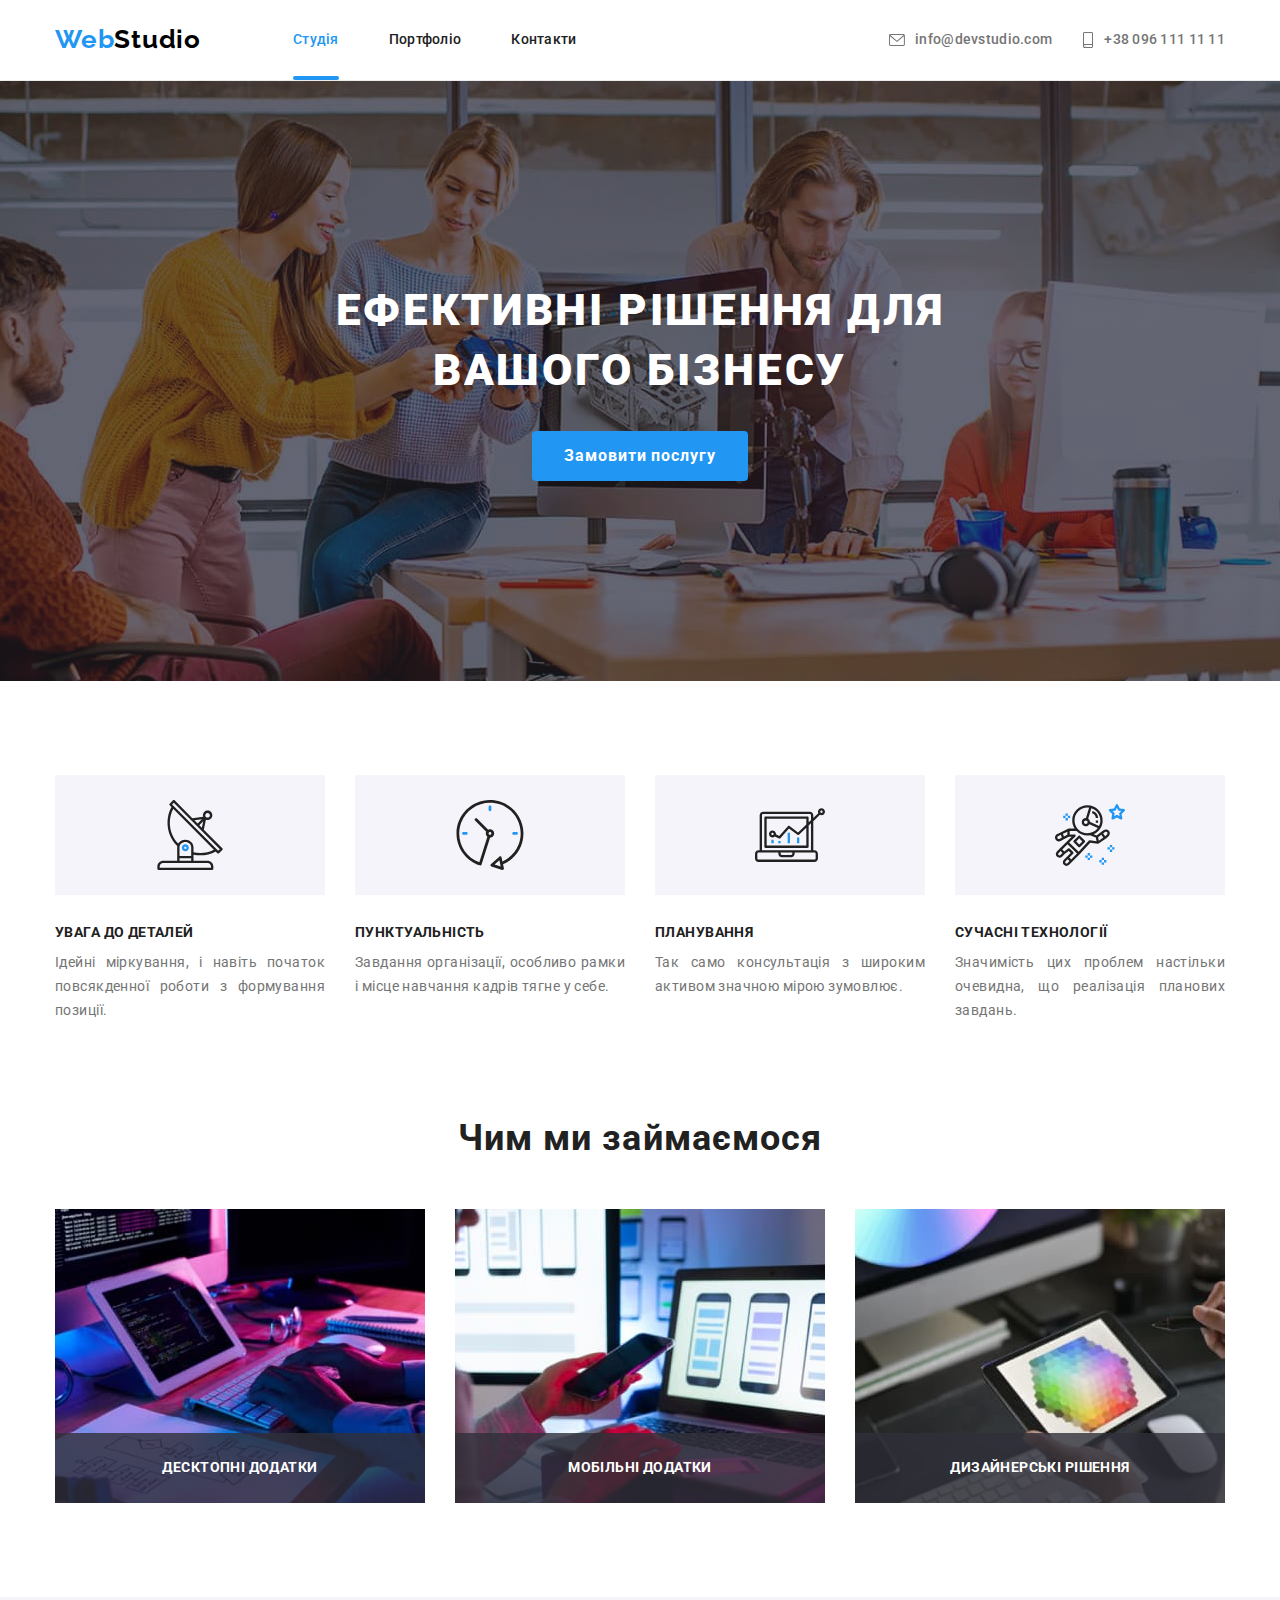
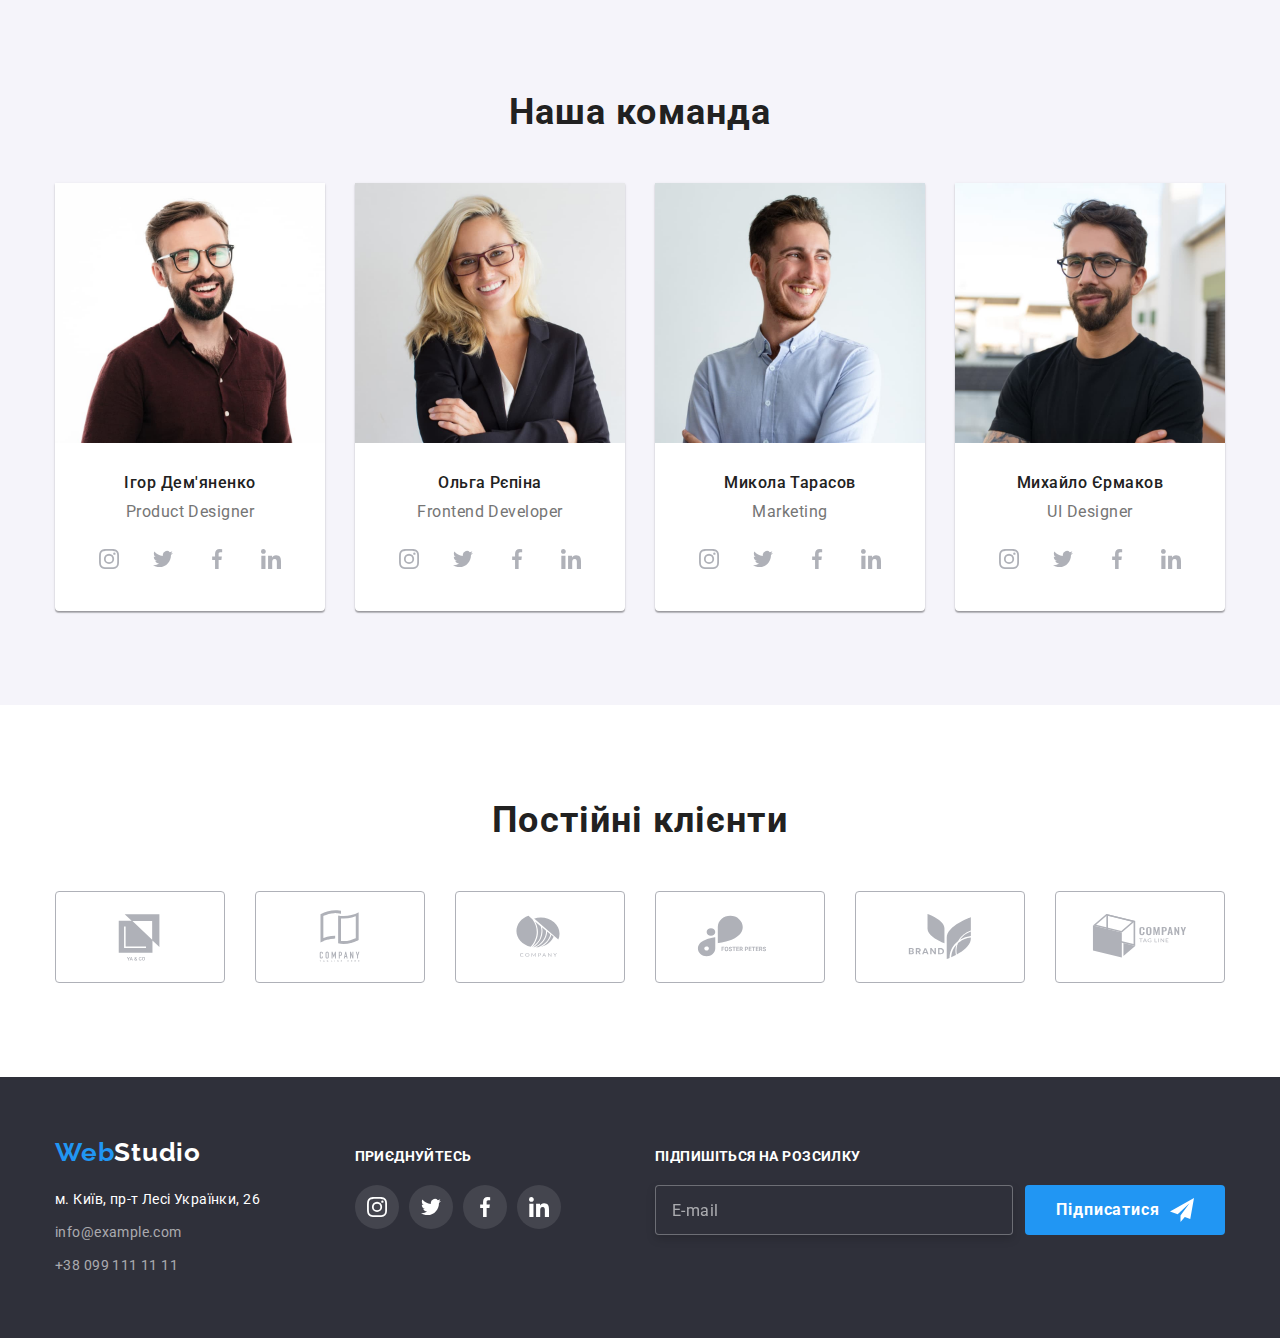
<file: index.html>
<!DOCTYPE html>
<html lang="uk">
<head>
    <meta charset="UTF-8">
    <meta http-equiv="X-UA-Compatible" content="IE=edge">
    <meta name="viewport" content="width=device-width, initial-scale=1.0">
    <title>WebStudio</title>
    <link rel="preconnect" href="https://fonts.googleapis.com">
    <link rel="preconnect" href="https://fonts.gstatic.com" crossorigin>
    <link href="https://fonts.googleapis.com/css2?family=Raleway:wght@700&family=Roboto:wght@400;500;700;900&display=swap"
        rel="stylesheet">
    <link rel="stylesheet" href="https://cdnjs.cloudflare.com/ajax/libs/modern-normalize/1.1.0/modern-normalize.min.css">
    <link rel="stylesheet" href="./css/main.min.css">
</head>
<body>
    <!-- Шапка сайта с навигацией -->
   <header class="header">
        <div class="container">
        <a class="logo link" href=""><span>Web</span>Studio</a>
        <nav class="header-nav">
            <ul class="logo-list list">
                <li class="item">
                    <a class="header-link link current" href="">Студія</a>
                </li>
                <li class="item">
                    <a class="header-link link" href="./portfolio.html">Портфоліо</a>
                </li>
                <li class="item">
                    <a class="header-link link" href="">Контакти</a>
                </li>
            </ul>
       </nav>
       <div class="header-contacts">
        <a class="header-contact link" href="mailto:info@devstudio.com">
            <svg class="header-icon envelope">
                <use href="./images/icons.svg#icon-envelope"></use>
            </svg>info@devstudio.com</a>
        <a class="header-contact link" href="tel:+380961111111">
            <svg class="header-icon smartphone">
                <use href="./images/icons.svg#icon-smartphone"></use>
            </svg>+38 096 111 11 11</a>
        </div>
        <!-- Мобильное меню -->
        <button type="button" class="menu-button-open">
            <svg class="btn-icon-close" width="40" height="40" aria-label="Перемикач мобільного меню">
                <use class="menu-icon-menu" href="./images/icons.svg#icon-menu"></use>
            </svg>
        </button> 
        </div>
        <div class="menu-mobile is-hidden">
            <div class="menu-container">
            <div class="menu-top">
            <button type="button" class="menu-button-close">
                <svg class="btn-icon-close" width="40" height="40" aria-label="Перемикач мобільного меню">
                    <use class="menu-icon-cross" href="./images/icons.svg#icon-cross"></use>
                </svg>
            </button>
            <nav class="menu-nav">
                <ul class="menu-list list">
                    <li class="item">
                        <a class="menu-link link current-link" href="">Студія</a>
                    </li>
                    <li class="item">
                        <a class="menu-link link" href="./portfolio.html">Портфоліо</a>
                    </li>
                    <li class="item">
                        <a class="menu-link link" href="">Контакти</a>
                    </li>
                </ul>
            </nav>
            </div>
            <div class="menu-bottom">
            <div class="menu-contacts">
                <a class="menu-contact link email" href="mailto:info@devstudio.com">
                    <svg class="menu-icon" width="16" height="12">
                        <use href="./images/icons.svg#icon-envelope"></use>
                    </svg>info@devstudio.com</a>
                <a class="menu-contact link tel" href="tel:+380961111111">
                    <svg class="menu-icon" width="10" height="16">
                        <use href="./images/icons.svg#icon-smartphone"></use>
                    </svg>+38 096 111 11 11</a>
            </div>
            <ul class="list social-networks">
                <li class="social-networks__item">
                    <a class="link social-networks__link" href="https://www.instagram.com/">Instagram</a><span class="social-networks__line"></span>
                </li>
                <li class="social-networks__item">
                    <a class="link social-networks__link" href="https://twitter.com/">Twitter</a><span class="social-networks__line"></span>
                </li>
                <li class="social-networks__item">
                    <a class="link social-networks__link" href="https://www.facebook.com/">Facebook</a><span class="social-networks__line"></span>
                </li>
                <li class="social-networks__item">
                    <a class="link social-networks__link" href="https://www.linkedin.com/">LinkedIn</a>
                </li>
            </ul>
            </div>
            </div>
        </div>
   </header>
   <main>
   <!--Hero-->
   <section class="hero overlay">
        <div class="container">
            <h1 class="hero-title">Ефективні рішення для вашого бізнесу</h1>
            <button class="button" data-modal-open type="button">Замовити послугу</button>
        </div>
        <div class="backdrop is-hidden" data-modal>
            <div class="modal">
            <button class="btn-close" data-modal-close type="button">
                <svg class="btn-icon-close" width="18" height="18">
                    <use href="./images/icons.svg#icon-close"></use>
                </svg>
            </button>
            <p class="modal-title">Залиште свої дані, ми вам передзвонимо</p>
            <form class="modal-form">
                <div class="form-field">
                    <label for="name" class="modal-label">Ім'я</label>
                    <div class="form-field-icon">
                        <input type="text" class="modal-input"
                        name="name"
                        id="name"
                        required autofocus />
                        <svg class="modal-form-icon" width="18" height="18">
                            <use href="./images/icons.svg#icon-person"></use>
                        </svg>
                    </div>
                </div>
                <div class="form-field">
                    <label for="tel" class="modal-label">Телефон</label>
                    <div class="form-field-icon">
                        <input type="tel" class="modal-input"
                        name="tel"
                        id="tel"
                        required />
                        <svg class="modal-form-icon" width="18" height="18">
                            <use href="./images/icons.svg#icon-phone"></use>
                        </svg>
                    </div>
                </div>
                <div class="form-field">
                    <label for="email" class="modal-label">Пошта</label>
                    <div class="form-field-icon">
                        <input type="email" class="modal-input"
                        name="email"
                        id="email"
                        required />
                        <svg class="modal-form-icon" width="18" height="18">
                            <use href="./images/icons.svg#icon-email"></use>
                        </svg>
                    </div>
                </div>
                <div class="form-field form-field-textarea">
                    <label for="comment" class="modal-label">Коментар</label>
                    <textarea name="comment" class="modal-textarea"
                    id="comment"
                    placeholder="Введіть текст"></textarea>
                </div>
                <div class="form-field-checkbox">
                    <input type="checkbox" class="modal-policy"
                    name="policy" 
                    id="policy"
                    value="true"
                    required />
                    <label for="policy" class="checkbox-label">
                        <span>
                            <svg class="policy-icon" width="14" height="10">
                                <use href="./images/icons.svg#icon-check"></use>
                            </svg>
                        </span>Погоджуюся з розсилкою та приймаю&nbsp;<a href="" class="agreement">Умови договору</a></label>
                </div>
                <button type="submit" class="button">Відправити</button>
            </form>
            </div>
        </div>
    </section>
    <!--h2 Наши преимущества-->
    <section class="advantages">
        <div class="container">
        <ul class="list">
            <li class="item">
                <div class="icon">
                <svg class="advantages-icon" width="70" height="70">
                    <use href="./images/icons.svg#icon-antenna"></use>
                </svg>
                </div>
                <div>
                    <h3 class="advantages-title">УВАГА ДО ДЕТАЛЕЙ</h3>
                    <p class="advantages-text">Ідейні міркування, і навіть початок повсякденної роботи з формування позиції.</p>
                </div>
            </li>
            <li class="item">
                <div class="icon">
                    <svg class="advantage-icon" width="70" height="70">
                        <use href="./images/icons.svg#icon-clock"></use>
                    </svg>
                </div>
                <div>
                    <h3 class="advantages-title">ПУНКТУАЛЬНІСТЬ</h3>
                    <p class="advantages-text">Завдання організації, особливо рамки і місце навчання кадрів тягне у себе.</p>
                </div>
            </li>
            <li class="item">
                <div class="icon">
                    <svg class="advantage-icon" width="70" height="70">
                        <use href="./images/icons.svg#icon-diagram"></use>
                    </svg>
                </div>
                <div>
                    <h3 class="advantages-title">ПЛАНУВАННЯ</h3>
                    <p class="advantages-text">Так само консультація з широким активом значною мірою зумовлює.</p>
                </div>
            </li>
            <li class="item">
                <div class="icon">
                    <svg class="advantage-icon" width="70" height="70">
                        <use href="./images/icons.svg#icon-astronaut"></use>
                    </svg>
                </div>
                <div>
                    <h3 class="advantages-title">СУЧАСНІ ТЕХНОЛОГІЇ</h3>
                    <p class="advantages-text">Значимість цих проблем настільки очевидна, що реалізація планових завдань.</p>
                </div>
            </li>
        </ul>
        </div>
    </section>
    <!--Чем мы занимаемся-->
    <section class="service">
        <div class="container">
        <h2 class="title">Чим ми займаємося</h2>
        <ul class="list">
            <li class="item">
                <a class="link" href="">
                    <picture>
                        <source
                        srcset="./images/img1.jpg 1x,
                        ./images/img1-2x.jpg 2x"
                        media="(min-width: 1200px)"/>
                        <img class="service-image" src="./images/img1.jpg" alt="Людина пише програмний код">
                    </picture>
                </a>
                <div class="service-item">
                    <p class="service-description">Десктопні додатки</p>
                </div>
            </li>
            <li class="item">
                <a class="link" href="">
                    <picture>
                        <source srcset="./images/img2.jpg 1x,
                        ./images/img2-2x.jpg 2x"
                        media="(min-width: 1200px)"/>
                        <img class="service-image" src="./images/img2.jpg" alt="Людина роздивляється мобільні додатки на ноутбуці">
                    </picture>  
                </a>
                <div class="service-item">
                    <p class="service-description">Мобільні додатки</p>
                </div>
            </li>
            <li class="item">
                <a class="link" href="">
                    <picture>
                        <source srcset="./images/img3.jpg 1x,
                        ./images/img3-2x.jpg 2x"
                        media="(min-width: 1200px)" />
                    <img class="service-image" src="./images/img3.jpg" alt="Людина тримає планшет із зображенням і стілус">
                    </picture>
                </a>
                <div class="service-item">
                    <p class="service-description">Дизайнерські рішення</p>
                </div>
            </li>
        </ul>
        </div>
    </section>
    <!-- Наша команда -->
    <section class="co-worker">
        <div class="container">
        <h2 class="title">Наша команда</h2>
        <ul class="list co-worker__list">
            <li class="item co-worker__item">
            <div>
                <picture>
                    <source srcset="./images/img4.jpg 1x,
                    ./images/img4-2x.jpg 2x"
                    media="(min-width: 1200px)" />

                    <source srcset="./images/img4-tab.jpg 1x,
                    ./images/img4-tab-2x.jpg 2x"
                    media="(min-width: 768px)" />

                    <source srcset="./images/img4-mob.jpg 1x,
                    ./images/img4-mob-2x.jpg 2x"
                    media="(max-width: 767px)" />

                    <img class="co-worker__image" src="./images/img4.jpg" alt="Ігор Дем'яненко">
                </picture>
                <div class="co-worker__info"><h3 class="co-worker__name">Ігор Дем'яненко</h3>
                <p class="co-worker__specialization">Product Designer</p>
                <ul class="list social-network">
                    <li class="social-network__item">
                        <a class="link social-network__link social-network__link--gray" href="https://www.instagram.com/">
                            <svg class="social-network__icon" width="20" height="20">
                                <use href="./images/icons.svg#icon-instagram"></use>
                            </svg>
                        </a>
                    </li>
                    <li class="social-network__item">
                        <a class="link social-network__link social-network__link--gray" href="https://twitter.com/">
                            <svg class="social-network__icon" width="20" height="20">
                                <use href="./images/icons.svg#icon-twitter"></use>
                            </svg>
                        </a>
                    </li>
                    <li class="social-network__item">
                        <a class="link social-network__link social-network__link--gray" href="https://www.facebook.com/">
                            <svg class="social-network__icon" width="20" height="20">
                                <use href="./images/icons.svg#icon-facebook"></use>
                            </svg>
                        </a>
                    </li>
                    <li class="social-network__item">
                        <a class="link social-network__link social-network__link--gray" href="https://www.linkedin.com/">
                            <svg class="social-network__icon" width="20" height="20">
                                <use href="./images/icons.svg#icon-linkedin"></use>
                            </svg>
                        </a>
                    </li>
                </ul>
            </div>
            </div>
            </li>
            <li class="item co-worker__item">
            <div>
                <picture>
                    <source srcset="./images/img5.jpg 1x,
                    ./images/img5-2x.jpg 2x"
                    media="(min-width: 1200px)" />

                    <source srcset="./images/img5-tab.jpg 1x,
                    ./images/img5-tab-2x.jpg 2x"
                    media="(min-width: 768px)" />

                    <source srcset="./images/img5-mob.jpg 1x,
                    ./images/img5-mob-2x.jpg 2x"
                    media="(max-width: 767px)" />

                    <img class="co-worker__image" src="./images/img5.jpg" alt="Ольга Рєпіна">
                </picture>
                <div class="co-worker__info"><h3 class="co-worker__name">Ольга Рєпіна</h3>
                <p class="co-worker__specialization">Frontend Developer</p>
                <ul class="list social-network">
                    <li class="social-network__item">
                        <a class="link social-network__link social-network__link--gray" href="https://www.instagram.com/">
                            <svg class="social-network__icon" width="20" height="20">
                                <use href="./images/icons.svg#icon-instagram"></use>
                            </svg>
                        </a>
                    </li>
                    <li class="social-network__item">
                        <a class="link social-network__link social-network__link--gray" href="https://twitter.com/">
                            <svg class="social-network__icon" width="20" height="20">
                                <use href="./images/icons.svg#icon-twitter"></use>
                            </svg>
                        </a>
                    </li>
                    <li class="social-network__item">
                        <a class="link social-network__link social-network__link--gray" href="https://www.facebook.com/">
                            <svg class="social-network__icon" width="20" height="20">
                                <use href="./images/icons.svg#icon-facebook"></use>
                            </svg>
                        </a>
                    </li>
                    <li class="social-network__item">
                        <a class="link social-network__link social-network__link--gray" href="https://www.linkedin.com/">
                            <svg class="social-network__icon" width="20" height="20">
                                <use href="./images/icons.svg#icon-linkedin"></use>
                            </svg>
                        </a>
                    </li>
                </ul>
            </div>
            </div>
            </li>
            <li class="item co-worker__item">
            <div>
                <picture>
                    <source srcset="./images/img6.jpg 1x,
                    ./images/img6-2x.jpg 2x"
                    media="(min-width: 1200px)" />

                    <source srcset="./images/img6-tab.jpg 1x,
                    ./images/img6-tab-2x.jpg 2x"
                    media="(min-width: 768px)" />

                    <source srcset="./images/img6-mob.jpg 1x,
                    ./images/img6-mob-2x.jpg 2x"
                    media="(max-width: 767px)" />

                    <img class="co-worker__image" src="./images/img6.jpg" alt="Микола Тарасов">
                </picture>
                <div class="co-worker__info"><h3 class="co-worker__name">Микола Тарасов</h3>
                <p class="co-worker__specialization">Marketing</p>
                <ul class="list social-network">
                    <li class="social-network__item">
                        <a class="link social-network__link social-network__link--gray" href="https://www.instagram.com/">
                            <svg class="social-network__icon" width="20" height="20">
                                <use href="./images/icons.svg#icon-instagram"></use>
                            </svg>
                        </a>
                    </li>
                    <li class="social-network__item">
                        <a class="link social-network__link social-network__link--gray" href="https://twitter.com/">
                            <svg class="social-network__icon" width="20" height="20">
                                <use href="./images/icons.svg#icon-twitter"></use>
                            </svg>
                        </a>
                    </li>
                    <li class="social-network__item">
                        <a class="link social-network__link social-network__link--gray" href="https://www.facebook.com/">
                            <svg class="social-network__icon" width="20" height="20">
                                <use href="./images/icons.svg#icon-facebook"></use>
                            </svg>
                        </a>
                    </li>
                    <li class="social-network__item">
                        <a class="link social-network__link social-network__link--gray" href="https://www.linkedin.com/">
                            <svg class="social-network__icon" width="20" height="20">
                                <use href="./images/icons.svg#icon-linkedin"></use>
                            </svg>
                        </a>
                    </li>
                </ul>
            </div>
            </div>
            </li>
            <li class="item co-worker__item">
            <div>
                <picture>
                    <source srcset="./images/img7.jpg 1x,
                    ./images/img7-2x.jpg 2x"
                    media="(min-width: 1200px)" />

                    <source srcset="./images/img7-tab.jpg 1x,
                    ./images/img7-tab-2x.jpg 2x"
                    media="(min-width: 768px)" />

                    <source srcset="./images/img7-mob.jpg 1x,
                    ./images/img7-mob-2x.jpg 2x"
                    media="(max-width: 767px)" />

                    <img class="co-worker__image" src="./images/img7.jpg" alt="Михайло Єрмаков">
                </picture>
                <div class="co-worker__info"><h3 class="co-worker__name">Михайло Єрмаков</h3>
                <p class="co-worker__specialization">UI Designer</p>
                <ul class="list social-network">
                    <li class="social-network__item">
                        <a class="link social-network__link social-network__link--gray" href="https://www.instagram.com/">
                            <svg class="social-network__icon" width="20" height="20">
                                <use href="./images/icons.svg#icon-instagram"></use>
                            </svg>
                        </a>
                    </li>
                    <li class="social-network__item">
                        <a class="link social-network__link social-network__link--gray" href="https://twitter.com/">
                            <svg class="social-network__icon" width="20" height="20">
                                <use href="./images/icons.svg#icon-twitter"></use>
                            </svg>
                        </a>
                    </li>
                    <li class="social-network__item">
                        <a class="link social-network__link social-network__link--gray" href="https://www.facebook.com/">
                            <svg class="social-network__icon" width="20" height="20">
                                <use href="./images/icons.svg#icon-facebook"></use>
                            </svg>
                        </a>
                    </li>
                    <li class="social-network__item">
                        <a class="link social-network__link social-network__link--gray" href="https://www.linkedin.com/">
                            <svg class="social-network__icon" width="20" height="20">
                                <use href="./images/icons.svg#icon-linkedin"></use>
                            </svg>
                        </a>
                    </li>
                </ul>
            </div>
            </div>
            </li>
        </ul>
        </div>
    </section>
    <!--Постоянные клиенты-->
    <section class="clients">
        <div class="container">
        <h2 class="title">Постійні клієнти</h2>
        <ul class="clients__list list">
            <li class="clients__item">
                <a class="link clients__link" href=""><svg class="clients__icon" width="106" height="60">
                    <use href="./images/icons.svg#icon-Logo1"></use>
                </svg></a>
            </li>
            <li class="clients__item">
                <a class="link clients__link" href=""><svg class="clients__icon" width="106" height="60">
                        <use href="./images/icons.svg#icon-Logo2"></use>
                    </svg></a>
            </li>
            <li class="clients__item">
                <a class="link clients__link" href=""><svg class="clients__icon" width="106" height="60">
                        <use href="./images/icons.svg#icon-Logo3"></use>
                    </svg></a>
            </li>
            <li class="clients__item">
                <a class="link clients__link" href=""><svg class="clients__icon" width="106" height="60">
                        <use href="./images/icons.svg#icon-Logo4"></use>
                    </svg></a>
            </li>
            <li class="clients__item">
                <a class="link clients__link" href=""><svg class="clients__icon" width="106" height="60">
                        <use href="./images/icons.svg#icon-Logo5"></use>
                    </svg></a>
            </li>
            <li class="clients__item">
                <a class="link clients__link" href=""><svg class="clients__icon" width="106" height="60">
                        <use href="./images/icons.svg#icon-Logo6"></use>
                    </svg></a>
            </li>
        </ul>
        </div>
    </section>
    </main>
    <!--footer-->
    <footer class="footer">
        <div class="container">
            <div class="footer__address-list">
                <a class="footer__logo link" href=""><span>Web</span>Studio</a>
                <address class="footer__contacts">
                <p class="footer__address">м. Київ, пр-т Лесі Українки, 26</p>
                <a class="footer__contact link" href="mailto:info@example.com">info@example.com</a>
                <a class="footer__contact link" href="tel:+380991111111">+38 099 111 11 11</a>
                </address>
            </div>
            <div class="footer__social-network">
                <p class="footer__title">Приєднуйтесь</p>
                <ul class="list social-network">
                    <li class="social-network__item">
                        <a class="link social-network__link social-network__link--white social-network__link--background-gray" href="https://www.instagram.com/">
                            <svg class="social-network__icon" width="20" height="20">
                                <use href="./images/icons.svg#icon-instagram"></use>
                            </svg>
                        </a>
                    </li>
                    <li class="social-network__item">
                        <a class="link social-network__link social-network__link--white social-network__link--background-gray" href="https://twitter.com/">
                            <svg class="social-network__icon" width="20" height="20">
                                <use href="./images/icons.svg#icon-twitter"></use>
                            </svg>
                        </a>
                    </li>
                    <li class="social-network__item">
                        <a class="link social-network__link social-network__link--white social-network__link--background-gray" href="https://www.facebook.com/">
                            <svg class="social-network__icon" width="20" height="20">
                                <use href="./images/icons.svg#icon-facebook"></use>
                            </svg>
                        </a>
                    </li>
                    <li class="social-network__item">
                        <a class="link social-network__link social-network__link--white social-network__link--background-gray" href="https://www.linkedin.com/">
                            <svg class="social-network__icon" width="20" height="20">
                                <use href="./images/icons.svg#icon-linkedin"></use>
                            </svg>
                        </a>
                    </li>
                </ul>
            </div>
            <div class="footer__subscribe">
                <p class="footer__title">Підпишіться на розсилку</p>
                <form class="footer__form">
                    <label for="subscribe"></label>
                    <input type="email" class="footer__input"
                    name="subscribe"
                    id="subscribe"
                    placeholder="E-mail"
                    required />
                    <button type="submit" class="button">Підписатися
                        <svg class="footer__icon" width="24" height="24">
                            <use href="./images/icons.svg#icon-send"></use>
                        </svg>
                    </button>
                </form>
            </div>
        </div>
    </footer>
    <script src="./js/modal.js"></script>
    <script src="./js/menu.js"></script>
</body>
</html>
</file>
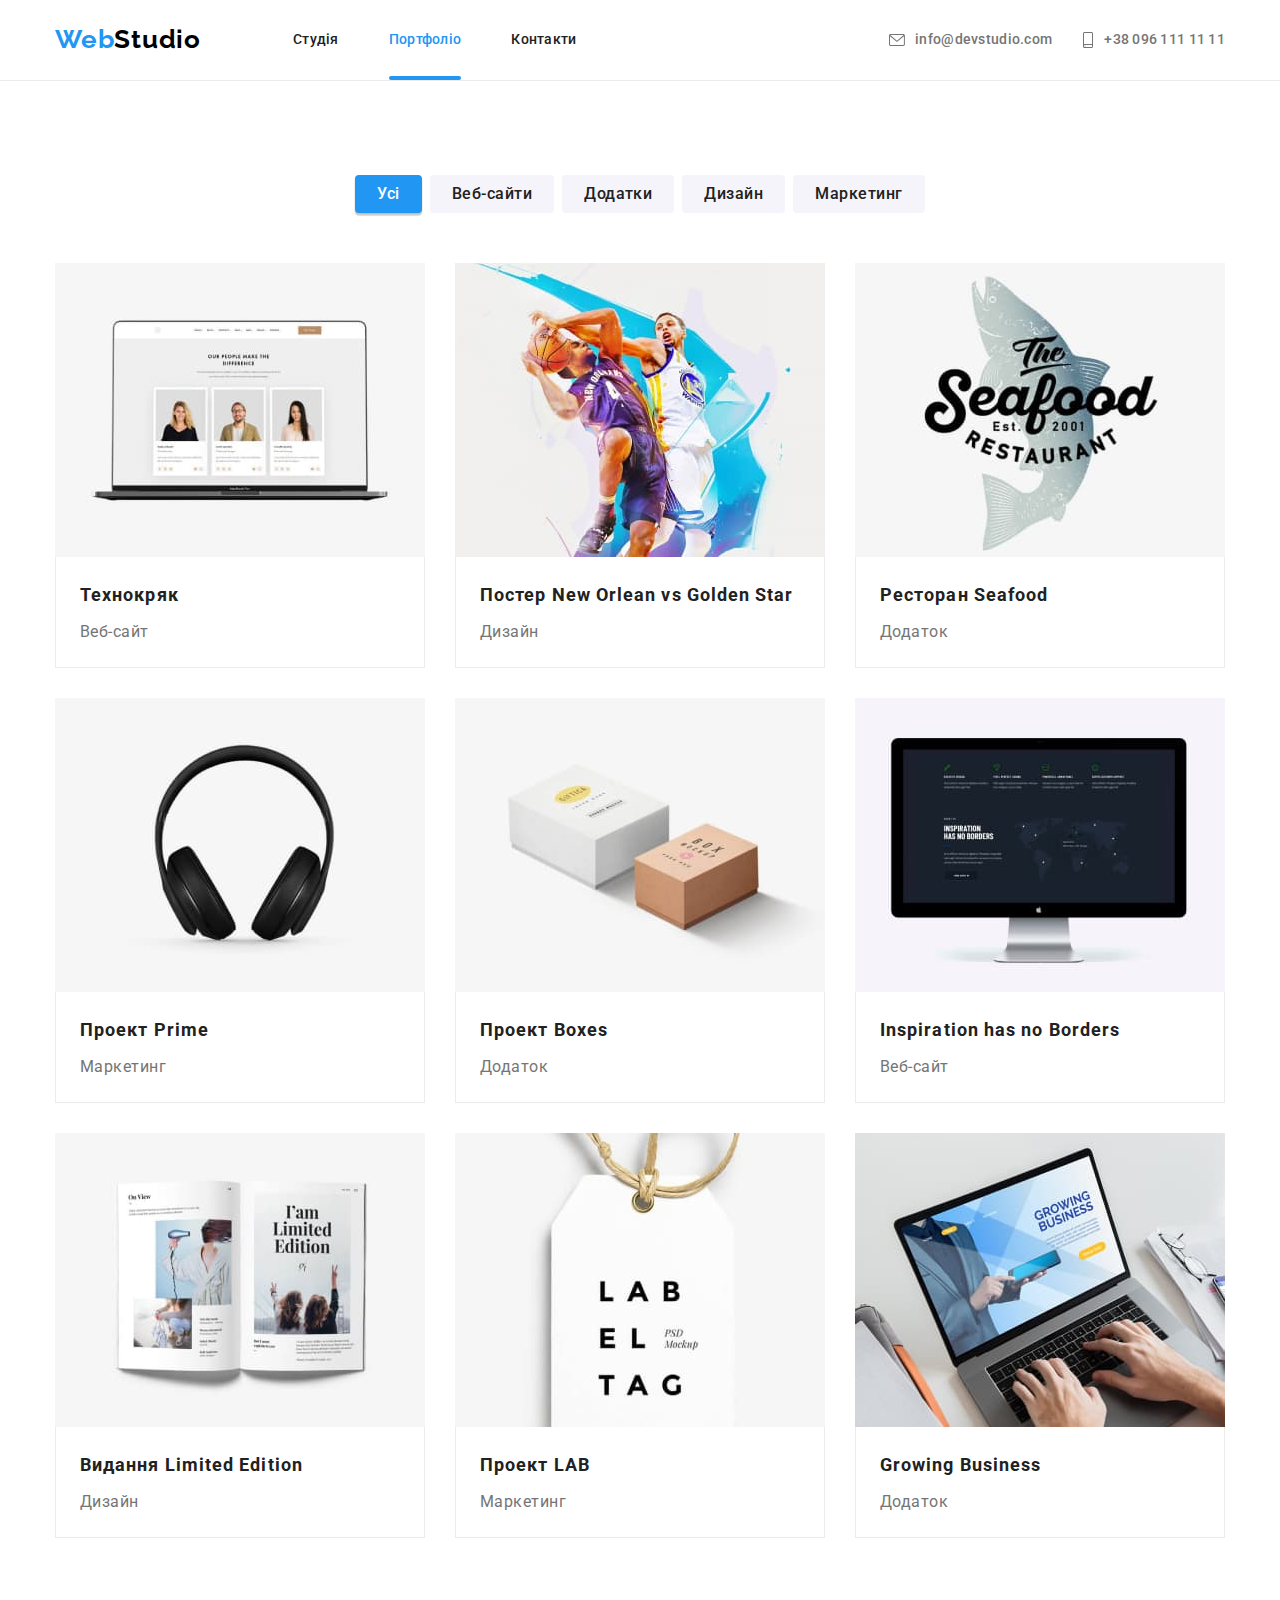
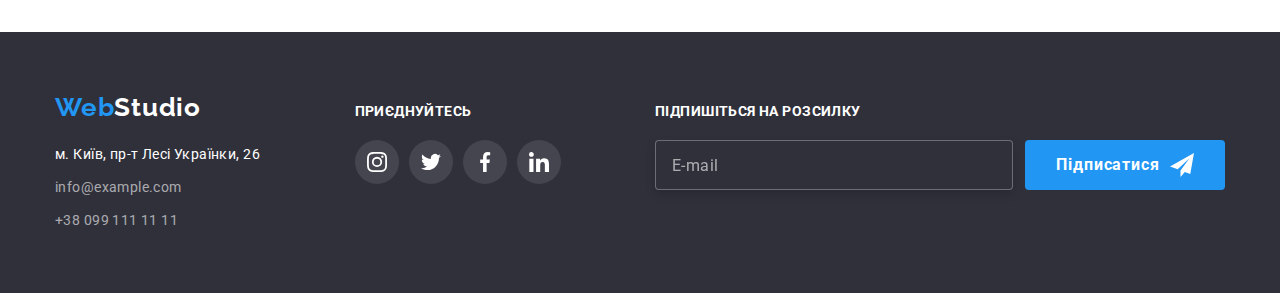
<file: portfolio.html>
<!DOCTYPE html>
<html lang="uk">
<head>
    <meta charset="UTF-8">
    <meta http-equiv="X-UA-Compatible" content="IE=edge">
    <meta name="viewport" content="width=device-width, initial-scale=1.0">
    <title>Portfolio</title>
    <link rel="preconnect" href="https://fonts.googleapis.com">
    <link rel="preconnect" href="https://fonts.gstatic.com" crossorigin>
    <link href="https://fonts.googleapis.com/css2?family=Raleway:wght@700&family=Roboto:wght@400;500;700;900&display=swap"
        rel="stylesheet">
    <link rel="stylesheet" href="https://cdnjs.cloudflare.com/ajax/libs/modern-normalize/1.1.0/modern-normalize.min.css">
    <link rel="stylesheet" href="./css/main.min.css">
</head>
<body>
    <!--Шапка сайта с навигацией-->
    <header class="header">
        <div class="container">
            <a class="logo link" href=""><span>Web</span>Studio</a>
            <nav class="header-nav">
                <ul class="logo-list list">
                    <li class="item">
                        <a class="header-link link" href="./index.html">Студія</a>
                    </li>
                    <li class="item">
                        <a class="header-link link current" href="">Портфоліо</a>
                    </li>
                    <li class="item">
                        <a class="header-link link" href="">Контакти</a>
                    </li>
                </ul>
            </nav>
            <div class="header-contacts">
                <a class="header-contact link" href="mailto:info@devstudio.com">
                    <svg class="header-icon envelope">
                        <use href="./images/icons.svg#icon-envelope"></use>
                    </svg>info@devstudio.com</a>
                <a class="header-contact link" href="tel:+380961111111">
                    <svg class="header-icon smartphone">
                        <use href="./images/icons.svg#icon-smartphone"></use>
                    </svg>+38 096 111 11 11</a>
            </div>
            <!-- Мобильное меню -->
            <button type="button" class="menu-button-open">
                <svg class="btn-icon-close" width="40" height="40" aria-label="Перемикач мобільного меню">
                    <use class="menu-icon-menu" href="./images/icons.svg#icon-menu"></use>
                </svg>
            </button>
            </div>
            <div class="menu-mobile is-hidden">
                <div class="menu-container">
                    <div class="menu-top">
                        <button type="button" class="menu-button-close">
                            <svg class="btn-icon-close" width="40" height="40" aria-label="Перемикач мобільного меню">
                                <use class="menu-icon-cross" href="./images/icons.svg#icon-cross"></use>
                            </svg>
                        </button>
                        <nav class="menu-nav">
                            <ul class="menu-list list">
                                <li class="item">
                                    <a class="menu-link link" href="./index.html">Студія</a>
                                </li>
                                <li class="item">
                                    <a class="menu-link link current-link" href="">Портфоліо</a>
                                </li>
                                <li class="item">
                                    <a class="menu-link link" href="">Контакти</a>
                                </li>
                            </ul>
                        </nav>
                    </div>
                    <div class="menu-bottom">
                        <div class="menu-contacts">
                            <a class="menu-contact link email" href="mailto:info@devstudio.com">
                                <svg class="menu-icon" width="16" height="12">
                                    <use href="./images/icons.svg#icon-envelope"></use>
                                </svg>info@devstudio.com</a>
                            <a class="menu-contact link tel" href="tel:+380961111111">
                                <svg class="menu-icon" width="10" height="16">
                                    <use href="./images/icons.svg#icon-smartphone"></use>
                                </svg>+38 096 111 11 11</a>
                        </div>
                        <ul class="list social-networks">
                            <li class="social-networks__item">
                                <a class="link social-networks__link" href="https://www.instagram.com/">Instagram</a><span
                                    class="social-networks__line"></span>
                            </li>
                            <li class="social-networks__item">
                                <a class="link social-networks__link" href="https://twitter.com/">Twitter</a><span
                                    class="social-networks__line"></span>
                            </li>
                            <li class="social-networks__item">
                                <a class="link social-networks__link" href="https://www.facebook.com/">Facebook</a><span
                                    class="social-networks__line"></span>
                            </li>
                            <li class="social-networks__item">
                                <a class="link social-networks__link" href="https://www.linkedin.com/">LinkedIn</a>
                            </li>
                        </ul>
                    </div>
                </div>
            </div>
    </header>
    <main>
    <!--Типы услуг-->
        <section class="portfolio">
        <div class="container">     
            <ul class="portfolio-buttons list">
                <li class="item"><button class="portfolio-button current" type="button">Усі</button></li>
                <li class="item"><button class="portfolio-button" type="button">Веб-сайти</button></li>
                <li class="item"><button class="portfolio-button" type="button">Додатки</button></li>
                <li class="item"><button class="portfolio-button" type="button">Дизайн</button></li>
                <li class="item"><button class="portfolio-button" type="button">Маркетинг</button></li>
            </ul>
    <!--Наши проекты-->
            <ul class="project list">
                <li class="item">
                    <a class="project-link link" href="">
                        <div class="project-photo">

                            <picture>
                                <source srcset="./images/img2-1.jpg 1x,
                                                ./images/img2-1-2x.jpg 2x" media="(min-width: 1200px)" />
                            
                                <source srcset="./images/img2-1-tab.jpg 1x,
                                                ./images/img2-1-tab-2x.jpg 2x" media="(min-width: 768px)" />
                            
                                <source srcset="./images/img2-1-mob.jpg 1x,
                                                ./images/img2-1-mob-2x.jpg 2x" media="(max-width: 767px)" />
                            
                                <img src="./images/img2-1.jpg" alt="Ноутбук із відкритою сторінкою сайта клієнта на екрані">
                            </picture>

                            <div class="project-overlay">
                                <p class="project-text">Ресурс пропонує комплексні пропозиції з різним рівнем функціоналу та сервісів. Все це
                                дозволить відвідувачу отримати вичерпні відомості про компанію чи приватну особу.</p>
                            </div>
                        </div>
                        <div class="project-description"><h2 class="project-title">Технокряк</h2>
                        <p class="project-type">Веб-сайт</p></div>
                    </a>
                </li>
                <li class="item">
                    <a class="project-link link" href="">
                        <div class="project-photo">

                            <picture>
                                <source srcset="./images/img2-2.jpg 1x,
                                ./images/img2-2-2x.jpg 2x" media="(min-width: 1200px)" />
                            
                                <source srcset="./images/img2-2-tab.jpg 1x,
                                ./images/img2-2-tab-2x.jpg 2x" media="(min-width: 768px)" />
                            
                                <source srcset="./images/img2-2-mob.jpg 1x,
                                ./images/img2-2-mob-2x.jpg 2x" media="(max-width: 767px)" />
                            
                                <img src="./images/img2-2.jpg" alt="Два баскетболісти з м'ячем">
                            </picture>

                            <div class="project-overlay">
                            <p class="project-text">Ресурс пропонує комплексні пропозиції з різним рівнем функціоналу та сервісів. Все це
                            дозволить відвідувачу отримати вичерпні відомості про компанію чи приватну особу.</p>
                            </div>
                        </div>
                        <div class="project-description"><h2 class="project-title">Постер New Orlean vs Golden Star</h2>
                        <p class="project-type">Дизайн</p></div> 
                   </a>
                </li>
                <li class="item">
                    <a class="project-link link" href="">
                        <div class="project-photo">

                            <picture>
                                <source srcset="./images/img2-3.jpg 1x,
                                ./images/img2-3-2x.jpg 2x" media="(min-width: 1200px)" />
                            
                                <source srcset="./images/img2-3-tab.jpg 1x,
                                ./images/img2-3-tab-2x.jpg 2x" media="(min-width: 768px)" />
                            
                                <source srcset="./images/img2-3-mob.jpg 1x,
                                ./images/img2-3-mob-2x.jpg 2x" media="(max-width: 767px)" />
                            
                                <img src="./images/img2-3.jpg" alt="Велика риба з лого ресторану на ній">
                            </picture>
                            
                            <div class="project-overlay">
                            <p class="project-text">Ресурс пропонує комплексні пропозиції з різним рівнем функціоналу та сервісів. Все це
                            дозволить відвідувачу отримати вичерпні відомості про компанію чи приватну особу.</p>
                            </div>
                        </div>
                        <div class="project-description"><h2 class="project-title">Ресторан Seafood</h2>
                        <p class="project-type">Додаток</p></div>
                   </a>
                </li>
                <li class="item">
                    <a class="project-link link" href="">
                        <div class="project-photo">

                            <picture>
                                <source srcset="./images/img2-4.jpg 1x,
                                ./images/img2-4-2x.jpg 2x" media="(min-width: 1200px)" />
                            
                                <source srcset="./images/img2-4-tab.jpg 1x,
                                ./images/img2-4-tab-2x.jpg 2x" media="(min-width: 768px)" />
                            
                                <source srcset="./images/img2-4-mob.jpg 1x,
                                ./images/img2-4-mob-2x.jpg 2x" media="(max-width: 767px)" />
                            
                                <img src="./images/img2-4.jpg" alt="Навушники">
                            </picture>

                            <div class="project-overlay">
                            <p class="project-text">Ресурс пропонує комплексні пропозиції з різним рівнем функціоналу та сервісів. Все це
                            дозволить відвідувачу отримати вичерпні відомості про компанію чи приватну особу.</p>
                            </div>
                        </div>
                            <div class="project-description"><h2 class="project-title">Проект Prime</h2>
                        <p class="project-type">Маркетинг</p></div> 
                    </a>
                </li>
                <li class="item">
                    <a class="project-link link" href="">
                        <div class="project-photo">

                            <picture>
                                <source srcset="./images/img2-5.jpg 1x,
                                ./images/img2-5-2x.jpg 2x" media="(min-width: 1200px)" />
                            
                                <source srcset="./images/img2-5-tab.jpg 1x,
                                ./images/img2-5-tab-2x.jpg 2x" media="(min-width: 768px)" />
                            
                                <source srcset="./images/img2-5-mob.jpg 1x,
                                ./images/img2-5-mob-2x.jpg 2x" media="(max-width: 767px)" />
                            
                                <img src="./images/img2-5.jpg" alt="Дві невеликі коробки з різними лого">
                            </picture>

                            <div class="project-overlay">
                            <p class="project-text">Ресурс пропонує комплексні пропозиції з різним рівнем функціоналу та сервісів. Все це
                            дозволить відвідувачу отримати вичерпні відомості про компанію чи приватну особу.</p>
                            </div>
                        </div>
                        <div class="project-description"><h2 class="project-title">Проект Boxes</h2>
                        <p class="project-type">Додаток</p></div>
                    </a>
                </li>
                <li class="item">
                    <a class="project-link link" href="">
                        <div class="project-photo">

                            <picture>
                                <source srcset="./images/img2-6.jpg 1x,
                                ./images/img2-6-2x.jpg 2x" media="(min-width: 1200px)" />
                            
                                <source srcset="./images/img2-6-tab.jpg 1x,
                                ./images/img2-6-tab-2x.jpg 2x" media="(min-width: 768px)" />
                            
                                <source srcset="./images/img2-6-mob.jpg 1x,
                                ./images/img2-6-mob-2x.jpg 2x" media="(max-width: 767px)" />
                            
                                <img src="./images/img2-6.jpg" alt="Сторінка сайту з мапою світу на моніторі">
                            </picture>
                            
                            <div class="project-overlay">
                            <p class="project-text">Ресурс пропонує комплексні пропозиції з різним рівнем функціоналу та сервісів. Все це
                            дозволить відвідувачу отримати вичерпні відомості про компанію чи приватну особу.</p>
                            </div>
                        </div>
                        <div class="project-description"><h2 class="project-title">Inspiration has no Borders</h2>
                        <p class="project-type">Веб-сайт</p></div>
                    </a>
                </li>
                <li class="item">
                    <a class="project-link link" href="">
                        <div class="project-photo">

                            <picture>
                                <source srcset="./images/img2-7.jpg 1x,
                                ./images/img2-7-2x.jpg 2x" media="(min-width: 1200px)" />
                            
                                <source srcset="./images/img2-7-tab.jpg 1x,
                                ./images/img2-7-tab-2x.jpg 2x" media="(min-width: 768px)" />
                            
                                <source srcset="./images/img2-7-mob.jpg 1x,
                                ./images/img2-7-mob-2x.jpg 2x" media="(max-width: 767px)" />
                            
                                <img src="./images/img2-7.jpg" alt="Відкритий глянцевий журнал">
                            </picture>

                            <div class="project-overlay">
                                <p class="project-text">Ресурс пропонує комплексні пропозиції з різним рівнем функціоналу та сервісів. Все це
                                дозволить відвідувачу отримати вичерпні відомості про компанію чи приватну особу.</p>
                            </div>
                        </div>
                        <div class="project-description"><h2 class="project-title">Видання Limited Edition</h2>
                        <p class="project-type">Дизайн</p></div>
                    </a>
                </li>
                <li class="item">
                    <a class="project-link link" href="">
                        <div class="project-photo">

                            <picture>
                                <source srcset="./images/img2-8.jpg 1x,
                                ./images/img2-8-2x.jpg 2x" media="(min-width: 1200px)" />
                            
                                <source srcset="./images/img2-8-tab.jpg 1x,
                                ./images/img2-8-tab-2x.jpg 2x" media="(min-width: 768px)" />
                            
                                <source srcset="./images/img2-8-mob.jpg 1x,
                                ./images/img2-8-mob-2x.jpg 2x" media="(max-width: 767px)" />
                            
                                <img src="./images/img2-8.jpg" alt="Паперова бірка з лого компанії">
                            </picture>

                            <div class="project-overlay">
                            <p class="project-text">Ресурс пропонує комплексні пропозиції з різним рівнем функціоналу та сервісів. Все це
                            дозволить відвідувачу отримати вичерпні відомості про компанію чи приватну особу.</p>
                            </div>
                        </div>    
                        <div class="project-description"><h2 class="project-title">Проект LAB</h2>
                        <p class="project-type">Маркетинг</p></div>
                    </a>
                </li>
                <li class="item">
                    <a class="project-link link" href="">
                        <div class="project-photo">

                            <picture>
                                <source srcset="./images/img2-9.jpg 1x,
                                ./images/img2-9-2x.jpg 2x" media="(min-width: 1200px)" />
                            
                                <source srcset="./images/img2-9-tab.jpg 1x,
                                ./images/img2-9-tab-2x.jpg 2x" media="(min-width: 768px)" />
                            
                                <source srcset="./images/img2-9-mob.jpg 1x,
                                ./images/img2-9-mob-2x.jpg 2x" media="(max-width: 767px)" />
                            
                                <img src="./images/img2-9.jpg" alt="Руки людини на клавіатурі ноутбуку з лого компанії на екрані">
                            </picture>

                            <div class="project-overlay">
                            <p class="project-text">Ресурс пропонує комплексні пропозиції з різним рівнем функціоналу та сервісів. Все це
                            дозволить відвідувачу отримати вичерпні відомості про компанію чи приватну особу.</p>
                            </div>
                        </div>
                        <div class="project-description"><h2 class="project-title">Growing Business</h2>
                        <p class="project-type">Додаток</p></div>
                    </a>
                </li>
            </ul>
        </div>
        </section>
    </main>
    <!--footer-->
    <footer class="footer">
        <div class="container">
            <div class="footer__address-list">
                <a class="footer__logo link" href=""><span>Web</span>Studio</a>
                <address class="footer__contacts">
                    <p class="footer__address">м. Київ, пр-т Лесі Українки, 26</p>
                    <a class="footer__contact link" href="mailto:info@example.com">info@example.com</a>
                    <a class="footer__contact link" href="tel:+380991111111">+38 099 111 11 11</a>
                </address>
            </div>
            <div class="footer__social-network">
                <p class="footer__title">Приєднуйтесь</p>
                <ul class="list social-network">
                    <li class="social-network__item">
                        <a class="link social-network__link social-network__link--white social-network__link--background-gray"
                            href="https://www.instagram.com/">
                            <svg class="social-network__icon" width="20" height="20">
                                <use href="./images/icons.svg#icon-instagram"></use>
                            </svg>
                        </a>
                    </li>
                    <li class="social-network__item">
                        <a class="link social-network__link social-network__link--white social-network__link--background-gray"
                            href="https://twitter.com/">
                            <svg class="social-network__icon" width="20" height="20">
                                <use href="./images/icons.svg#icon-twitter"></use>
                            </svg>
                        </a>
                    </li>
                    <li class="social-network__item">
                        <a class="link social-network__link social-network__link--white social-network__link--background-gray"
                            href="https://www.facebook.com/">
                            <svg class="social-network__icon" width="20" height="20">
                                <use href="./images/icons.svg#icon-facebook"></use>
                            </svg>
                        </a>
                    </li>
                    <li class="social-network__item">
                        <a class="link social-network__link social-network__link--white social-network__link--background-gray"
                            href="https://www.linkedin.com/">
                            <svg class="social-network__icon" width="20" height="20">
                                <use href="./images/icons.svg#icon-linkedin"></use>
                            </svg>
                        </a>
                    </li>
                </ul>
            </div>
            <div class="footer__subscribe">
                <p class="footer__title">Підпишіться на розсилку</p>
                <form class="footer__form">
                    <label for="subscribe"></label>
                    <input type="email" class="footer__input" name="subscribe" id="subscribe" placeholder="E-mail"
                        required />
                    <button type="submit" class="button">Підписатися
                        <svg class="footer__icon" width="24" height="24">
                            <use href="./images/icons.svg#icon-send"></use>
                        </svg>
                    </button>
                </form>
            </div>
        </div>
    </footer>
    <script src="./js/menu.js"></script>
</body>
</html>
</file>
<file: css/main.min.css>
:root{--accent-color: #2196F3;--primary-bg-color: #FFFFFF;--primary-text-color: #757575;--secondary-text-color: #FFFFFF;--title-color: #212121;--secondary-bg-color: #F5F4FA;--footer-color: #2F303A;--timing-function: cubic-bezier(0.4, 0, 0.2, 1)}.is-hidden{opacity:0;visibility:hidden;pointer-events:none}body{background-color:var(--primary-bg-color);font-family:"Roboto",sans-serif;font-style:normal}body.modal-open{overflow:hidden}h1,h2,h3,h4,h5,h6,p{margin-top:0;margin-bottom:0}.list{list-style-type:none;margin:0;padding:0}.link{text-decoration:none}img{display:block;max-width:100%;height:auto}.container{width:100%;max-width:1200px;padding-left:15px;padding-right:15px;margin-left:auto;margin-right:auto}@media screen and (min-width: 480px){.container{max-width:480px}}@media screen and (min-width: 768px){.container{max-width:768px}}@media screen and (min-width: 1200px){.container{max-width:1200px}}.menu-container{width:100%;max-width:480px;padding-left:15px;padding-right:15px;margin-left:auto;margin-right:auto}.header{position:relative;border-bottom:1px solid #ececec}.header .container{display:-webkit-box;display:-ms-flexbox;display:flex;-webkit-box-align:center;-ms-flex-align:center;align-items:center}.header .logo{color:#000}.header .current{position:relative;color:var(--accent-color)}.header .current::after{position:absolute;bottom:0;left:0;content:"";display:block;width:100%;height:4px;border-radius:2px;background-color:var(--accent-color)}.header-nav{display:none}@media screen and (min-width: 768px){.header-nav{display:-webkit-box;display:-ms-flexbox;display:flex}}.header-link{display:block;padding-top:32px;padding-bottom:32px;color:var(--title-color);font-weight:500;font-size:14px;line-height:1.14;letter-spacing:.02em;-webkit-transition:color 250ms var(--timing-function);transition:color 250ms var(--timing-function)}.header-link:hover,.header-link:focus{color:var(--accent-color)}.header-contacts{display:none}@media screen and (min-width: 768px){.header-contacts{display:-webkit-box;display:-ms-flexbox;display:flex;-webkit-box-orient:vertical;-webkit-box-direction:normal;-ms-flex-direction:column;flex-direction:column;-webkit-box-align:start;-ms-flex-align:start;align-items:flex-start;margin-left:auto;gap:10px}}@media screen and (min-width: 1200px){.header-contacts{display:-webkit-box;display:-ms-flexbox;display:flex;-webkit-box-orient:horizontal;-webkit-box-direction:normal;-ms-flex-direction:row;flex-direction:row;gap:30px}}.header-contact{display:-webkit-box;display:-ms-flexbox;display:flex;-webkit-box-align:center;-ms-flex-align:center;align-items:center;padding-top:32px;padding-bottom:32px;color:var(--primary-text-color);font-weight:500;letter-spacing:.02em;-webkit-transition:color 250ms var(--timing-function);transition:color 250ms var(--timing-function)}@media screen and (min-width: 768px){.header-contact{padding:0;font-size:12px;line-height:1.17}}@media screen and (min-width: 1200px){.header-contact{padding:0;font-size:14px;line-height:1.14}}.header-contact:not(:last-child){margin-right:30px;margin-left:315px}@media screen and (min-width: 768px){.header-contact:not(:last-child){margin:0}}.header-contact:hover,.header-contact:focus{color:var(--accent-color)}.header-icon{margin-right:8px;fill:currentColor}.header-icon.envelope{width:14px;height:10px}@media screen and (min-width: 1200px){.header-icon.envelope{width:16px;height:12px}}.header-icon.smartphone{width:10px;height:14px}@media screen and (min-width: 1200px){.header-icon.smartphone{width:12px;height:16px}}@media screen and (min-width: 1200px){.header-icon{margin-right:10px}}.logo-list{display:-webkit-box;display:-ms-flexbox;display:flex;margin-left:87px}@media screen and (min-width: 1200px){.logo-list{margin-left:92px}}.logo-list .item{margin-right:50px}.logo-list .item:last-child{margin-right:0}.logo{display:block;padding-top:16px;padding-bottom:16px;font-family:"Raleway",sans-serif;font-weight:700;font-size:24px;line-height:1.17;letter-spacing:.03em}@media screen and (min-width: 768px){.logo{padding-top:26px;padding-bottom:26px}}@media screen and (min-width: 1200px){.logo{padding-top:24px;padding-bottom:25px}}@media screen and (min-width: 1200px){.logo{font-size:26px;line-height:1.19}}.logo>span{color:var(--accent-color)}.menu-mobile{display:block;position:fixed;z-index:2000;padding:10px 0 48px 0;top:0;left:0;width:100vw;height:100vh;background-color:var(--primary-bg-color);opacity:1;-webkit-transform:scale(1);transform:scale(1);-webkit-transition:opacity 250ms var(--timing-function),-webkit-transform 250ms var(--timing-function);transition:opacity 250ms var(--timing-function),-webkit-transform 250ms var(--timing-function);transition:transform 250ms var(--timing-function),opacity 250ms var(--timing-function);transition:transform 250ms var(--timing-function),opacity 250ms var(--timing-function),-webkit-transform 250ms var(--timing-function)}@media screen and (min-width: 768px){.menu-mobile{display:none}}.menu-mobile.is-hidden{-webkit-transform:scale(0.9);transform:scale(0.9);opacity:0}.menu-container{display:-webkit-box;display:-ms-flexbox;display:flex;-webkit-box-orient:vertical;-webkit-box-direction:normal;-ms-flex-direction:column;flex-direction:column;-webkit-box-pack:justify;-ms-flex-pack:justify;justify-content:space-between;height:100%;overflow:auto}.menu-button-open{display:-webkit-box;display:-ms-flexbox;display:flex;margin-left:auto;padding:0;border:none;background-color:rgba(0,0,0,0)}@media screen and (min-width: 768px){.menu-button-open{display:none}}.menu-button-open:hover .btn-icon-close,.menu-button-open:focus .btn-icon-close{fill:var(--accent-color)}.menu-button-close{display:-webkit-box;display:-ms-flexbox;display:flex;margin-left:auto;padding:0;border:none;background-color:rgba(0,0,0,0)}@media screen and (min-width: 768px){.menu-button-close{display:none}}.menu-button-close:hover .btn-icon-close,.menu-button-close:focus .btn-icon-close{fill:var(--accent-color)}.menu-list{display:-webkit-box;display:-ms-flexbox;display:flex;gap:32px;-webkit-box-orient:vertical;-webkit-box-direction:normal;-ms-flex-direction:column;flex-direction:column}.menu-link{font-weight:500;font-size:40px;line-height:1.18;letter-spacing:.02em;color:var(--title-color)}.menu-link.current-link{color:var(--accent-color)}.menu-contacts{display:-webkit-box;display:-ms-flexbox;display:flex;-webkit-box-orient:vertical;-webkit-box-direction:reverse;-ms-flex-direction:column-reverse;flex-direction:column-reverse;gap:32px;margin-bottom:64px}.menu-contact.tel{font-weight:500;font-size:30px;line-height:1.18;letter-spacing:.02em;color:var(--accent-color)}@media screen and (min-width: 480px){.menu-contact.tel{font-size:34px}}.menu-contact.email{font-weight:500;font-size:24px;line-height:1.17;letter-spacing:.02em;color:var(--primary-text-color)}.menu-icon{display:none}.menu-top,.menu-bottom{padding-left:25px}.social-networks{position:fixed;display:-webkit-box;display:-ms-flexbox;display:flex;gap:5px;bottom:calc(48px + 100vh - 100%)}@media screen and (min-width: 480px){.social-networks{gap:10px}}.social-networks__item{display:-webkit-box;display:-ms-flexbox;display:flex;-webkit-box-align:center;-ms-flex-align:center;align-items:center;gap:5px}@media screen and (min-width: 480px){.social-networks__item{gap:10px}}.social-networks__link{font-weight:500;font-size:14px;line-height:1.22;letter-spacing:.02em;color:var(--accent-color)}@media screen and (min-width: 480px){.social-networks__link{font-size:18px}}.social-networks__line{border:1px solid rgba(0,0,0,0);height:22px;width:0;background-color:rgba(33,33,33,.2)}.hero{padding-top:118px;padding-bottom:118px;text-align:center;background-color:var(--footer-color)}@media screen and (min-width: 1200px){.hero{padding-top:200px;padding-bottom:200px}}.hero-title{color:var(--secondary-text-color);max-width:360px;margin-bottom:30px;margin-right:auto;margin-left:auto;font-weight:900;font-size:24px;line-height:1.62;letter-spacing:.06em;text-transform:uppercase}@media screen and (min-width: 480px){.hero-title{font-size:26px}}@media screen and (min-width: 1200px){.hero-title{max-width:696px;font-size:44px;line-height:1.36}}.overlay{max-width:480px;height:400px;margin-left:auto;margin-right:auto;background-color:var(--footer-color);background-image:-webkit-gradient(linear, left top, left bottom, from(rgba(47, 48, 58, 0.4)), to(rgba(47, 48, 58, 0.4))),url(../images/img4-1.jpg);background-image:linear-gradient(rgba(47, 48, 58, 0.4), rgba(47, 48, 58, 0.4)),url(../images/img4-1.jpg);background-repeat:no-repeat;background-position:center;background-size:cover}@media(min-device-pixel-ratio: 2),(-webkit-min-device-pixel-ratio: 2),(min-resolution: 192dpi),(min-resolution: 2dppx){.overlay{background-image:-webkit-gradient(linear, left top, left bottom, from(rgba(47, 48, 58, 0.4)), to(rgba(47, 48, 58, 0.4))),url(../images/img4-1-2x.jpg);background-image:linear-gradient(rgba(47, 48, 58, 0.4), rgba(47, 48, 58, 0.4)),url(../images/img4-1-2x.jpg)}}@media screen and (min-width: 768px){.overlay{max-width:768px;background-image:-webkit-gradient(linear, left top, left bottom, from(rgba(47, 48, 58, 0.4)), to(rgba(47, 48, 58, 0.4))),url(../images/img4-2.jpg);background-image:linear-gradient(rgba(47, 48, 58, 0.4), rgba(47, 48, 58, 0.4)),url(../images/img4-2.jpg)}}@media screen and (min-width: 768px)and (min-device-pixel-ratio: 2),screen and (min-width: 768px)and (-webkit-min-device-pixel-ratio: 2),screen and (min-width: 768px)and (min-resolution: 192dpi),screen and (min-width: 768px)and (min-resolution: 2dppx){.overlay{background-image:-webkit-gradient(linear, left top, left bottom, from(rgba(47, 48, 58, 0.4)), to(rgba(47, 48, 58, 0.4))),url(../images/img4-2-2x.jpg);background-image:linear-gradient(rgba(47, 48, 58, 0.4), rgba(47, 48, 58, 0.4)),url(../images/img4-2-2x.jpg)}}@media screen and (min-width: 1200px){.overlay{max-width:1600px;height:600px;background-image:-webkit-gradient(linear, left top, left bottom, from(rgba(47, 48, 58, 0.4)), to(rgba(47, 48, 58, 0.4))),url(../images/img4-3.jpg);background-image:linear-gradient(rgba(47, 48, 58, 0.4), rgba(47, 48, 58, 0.4)),url(../images/img4-3.jpg)}}@media screen and (min-width: 1200px)and (min-device-pixel-ratio: 2),screen and (min-width: 1200px)and (-webkit-min-device-pixel-ratio: 2),screen and (min-width: 1200px)and (min-resolution: 192dpi),screen and (min-width: 1200px)and (min-resolution: 2dppx){.overlay{background-image:-webkit-gradient(linear, left top, left bottom, from(rgba(47, 48, 58, 0.4)), to(rgba(47, 48, 58, 0.4))),url(../images/img4-3-2x.jpg);background-image:linear-gradient(rgba(47, 48, 58, 0.4), rgba(47, 48, 58, 0.4)),url(../images/img4-3-2x.jpg)}}.modal-title{margin-bottom:12px;font-weight:700;font-size:20px;line-height:1.5;letter-spacing:.03em;color:var(--title-color)}@media screen and (min-width: 1200px){.modal-title{line-height:1.15}}.modal-form{width:100%;margin-left:auto;margin-right:auto}@media screen and (min-width: 1200px){.modal-form{width:448px}}.modal-form .button{min-width:200px;margin-left:auto;margin-right:auto;padding:10px 52px;-webkit-transition:-webkit-box-shadow 250ms var(--timing-function);transition:-webkit-box-shadow 250ms var(--timing-function);transition:box-shadow 250ms var(--timing-function);transition:box-shadow 250ms var(--timing-function), -webkit-box-shadow 250ms var(--timing-function)}.modal-form .button:hover,.modal-form .button:focus{-webkit-box-shadow:0px 4px 4px rgba(0,0,0,.15);box-shadow:0px 4px 4px rgba(0,0,0,.15)}.form-field{margin-bottom:10px}.form-field-textarea{margin-bottom:20px}.form-field-checkbox{display:-webkit-box;display:-ms-flexbox;display:flex;-webkit-box-pack:center;-ms-flex-pack:center;justify-content:center;margin-bottom:30px;height:15px}@media screen and (min-width: 1200px){.form-field-checkbox{height:24px}}.modal-policy{opacity:0;position:relative}.modal-input{position:relative;width:100%;height:40px;padding:11px 12px 11px 42px;border:1px solid rgba(33,33,33,.2);border-radius:4px;-webkit-transition:border 250ms var(--timing-function);transition:border 250ms var(--timing-function)}.modal-input:hover,.modal-input:focus{border-color:var(--accent-color);outline:none;cursor:pointer}.modal-label{display:block;margin-bottom:4px;text-align:left;font-weight:400;font-size:12px;line-height:1.17;letter-spacing:.01em;color:var(--primary-text-color)}.checkbox-label{position:absolute;display:-webkit-box;display:-ms-flexbox;display:flex;-webkit-box-align:center;-ms-flex-align:center;align-items:center;-webkit-box-pack:center;-ms-flex-pack:center;justify-content:center;-ms-flex-wrap:wrap;flex-wrap:wrap;font-weight:400;font-size:12px;line-height:1.17;letter-spacing:.03em;color:var(--primary-text-color)}@media screen and (min-width: 480px){.checkbox-label{-ms-flex-wrap:nowrap;flex-wrap:nowrap}}@media screen and (min-width: 1200px){.checkbox-label{font-size:14px;line-height:1.71}}.checkbox-label span{display:-webkit-box;display:-ms-flexbox;display:flex;-webkit-box-align:center;-ms-flex-align:center;align-items:center;-webkit-box-pack:center;-ms-flex-pack:center;justify-content:center;width:16px;height:15px;border:1px solid var(--title-color);border-radius:2px;margin-right:7px;background-color:var(--primary-bg-color)}.modal-policy:focus+.checkbox-label span{border-color:var(--accent-color)}.modal-policy:checked+.checkbox-label span{fill:var(--secondary-text-color);background-color:var(--accent-color);border-color:var(--accent-color)}.policy-icon{fill:rgba(0,0,0,0)}.modal-policy:checked+.checkbox-label .policy-icon{fill:var(--secondary-text-color)}.modal-policy:focus+.checkbox-label .policy-icon{border-color:var(--accent-color)}.modal-textarea{resize:none;padding:0;margin-bottom:-4px;width:100%;height:120px;padding:12px 16px;border:1px solid rgba(33,33,33,.2);border-radius:4px;-webkit-transition:border 250ms var(--timing-function);transition:border 250ms var(--timing-function)}.modal-textarea::-webkit-input-placeholder{font-weight:400;font-size:12px;line-height:1.17;letter-spacing:.01em;color:rgba(117,117,117,.5)}.modal-textarea::-moz-placeholder{font-weight:400;font-size:12px;line-height:1.17;letter-spacing:.01em;color:rgba(117,117,117,.5)}.modal-textarea:-ms-input-placeholder{font-weight:400;font-size:12px;line-height:1.17;letter-spacing:.01em;color:rgba(117,117,117,.5)}.modal-textarea::-ms-input-placeholder{font-weight:400;font-size:12px;line-height:1.17;letter-spacing:.01em;color:rgba(117,117,117,.5)}.modal-textarea::placeholder{font-weight:400;font-size:12px;line-height:1.17;letter-spacing:.01em;color:rgba(117,117,117,.5)}.modal-textarea:hover,.modal-textarea:focus{border-color:var(--accent-color);outline:none;cursor:pointer}.form-field-icon{position:relative}.modal-form-icon{position:absolute;left:12px;top:50%;-webkit-transform:translateY(-50%);transform:translateY(-50%);fill:var(--title-color);-webkit-transition:fill 250ms var(--timing-function);transition:fill 250ms var(--timing-function)}.modal-input:hover+.modal-form-icon,.modal-input:focus+.modal-form-icon{fill:var(--accent-color)}.agreement{color:var(--accent-color)}.button{display:inline-block;color:var(--secondary-text-color);background-color:var(--accent-color);border:none;border-radius:4px;padding:10px 24px;min-width:200px;text-align:center;font-family:"Roboto",sans-serif;font-style:normal;font-weight:700;font-size:16px;line-height:1.88;letter-spacing:.06em;-webkit-transition:color 250ms var(--timing-function),background-color 250ms var(--timing-function);transition:color 250ms var(--timing-function),background-color 250ms var(--timing-function)}@media screen and (min-width: 1200px){.button{padding:10px 32px;min-width:216px}}.button:hover,.button:focus{background-color:#188ce8;cursor:pointer}.backdrop{position:fixed;top:0;left:0;width:100vw;height:100vh;z-index:1000;opacity:1;background-color:rgba(0,0,0,.2);-webkit-transition:opacity 250ms var(--timing-function);transition:opacity 250ms var(--timing-function)}.backdrop.is-hidden{opacity:0;pointer-events:none}.modal{position:absolute;top:50%;left:50%;width:310px;height:609px;padding:40px 20px;background-color:var(--primary-bg-color);opacity:1;-webkit-transform:translate(-50%, -50%) scale(1);transform:translate(-50%, -50%) scale(1);-webkit-transition:opacity 250ms var(--timing-function),-webkit-transform 250ms var(--timing-function);transition:opacity 250ms var(--timing-function),-webkit-transform 250ms var(--timing-function);transition:transform 250ms var(--timing-function),opacity 250ms var(--timing-function);transition:transform 250ms var(--timing-function),opacity 250ms var(--timing-function),-webkit-transform 250ms var(--timing-function)}@media screen and (min-width: 480px){.modal{width:450px;padding:40px}}@media screen and (min-width: 1200px){.modal{width:528px;height:581px;padding:40px}}.backdrop.is-hidden .modal{-webkit-transform:translate(-50%, -50%) scale(0.9);transform:translate(-50%, -50%) scale(0.9);opacity:0}.btn-close{position:absolute;display:-webkit-box;display:-ms-flexbox;display:flex;-webkit-box-pack:center;-ms-flex-pack:center;justify-content:center;-webkit-box-align:center;-ms-flex-align:center;align-items:center;padding:0;width:30px;height:30px;top:8px;right:8px;border:1px solid rgba(0,0,0,.1);border-radius:50%;background-color:inherit}.btn-close:hover .btn-icon-close,.btn-close:focus .btn-icon-close{fill:var(--accent-color)}.advantages{display:-webkit-box;display:-ms-flexbox;display:flex;padding-top:60px;padding-bottom:60px}@media screen and (min-width: 1200px){.advantages{padding-top:94px;padding-bottom:94px}}.advantages .list{display:-webkit-box;display:-ms-flexbox;display:flex;-ms-flex-wrap:wrap;flex-wrap:wrap}@media screen and (min-width: 768px){.advantages .list{gap:30px}}.advantages .item{margin-bottom:30px;width:450px}@media screen and (min-width: 768px){.advantages .item{width:354px;margin-bottom:0}}@media screen and (min-width: 1200px){.advantages .item{width:270px;margin-bottom:0}}.advantages .item:last-child{margin-bottom:0}.advantages .icon{display:-webkit-box;display:-ms-flexbox;display:flex;-webkit-box-pack:center;-ms-flex-pack:center;justify-content:center;-webkit-box-align:center;-ms-flex-align:center;align-items:center;margin-bottom:30px;max-width:450px;height:120px;background-color:var(--secondary-bg-color)}@media screen and (min-width: 768px){.advantages .icon{max-width:354px}}@media screen and (min-width: 1200px){.advantages .icon{max-width:270px}}.advantages-title{color:var(--title-color);margin-bottom:10px;font-weight:700;font-size:14px;line-height:1.14;letter-spacing:.03em;text-transform:uppercase;text-align:center}@media screen and (min-width: 768px){.advantages-title{text-align:left}}.advantages-text{color:var(--primary-text-color);font-size:14px;line-height:1.71;letter-spacing:.03em;text-align:justify}.service{display:none;padding-bottom:94px}.service .list{display:-webkit-box;display:-ms-flexbox;display:flex;-webkit-box-pack:justify;-ms-flex-pack:justify;justify-content:space-between}.service .item{position:relative;display:-webkit-box;display:-ms-flexbox;display:flex;-webkit-box-pack:justify;-ms-flex-pack:justify;justify-content:space-between}.service .link{display:-webkit-box;display:-ms-flexbox;display:flex;-webkit-box-pack:justify;-ms-flex-pack:justify;justify-content:space-between}.service-image{display:block;max-width:100%;height:auto}.service-item{position:absolute;display:-webkit-box;display:-ms-flexbox;display:flex;-webkit-box-align:center;-ms-flex-align:center;align-items:center;-webkit-box-pack:center;-ms-flex-pack:center;justify-content:center;bottom:0;width:370px;height:70px;background-color:rgba(47,48,58,.8)}.service-description{font-weight:700;font-size:14px;line-height:1.14;letter-spacing:.03em;text-transform:uppercase;color:var(--secondary-text-color)}@media screen and (min-width: 1200px){.service{display:-webkit-box;display:-ms-flexbox;display:flex}}.title{color:var(--title-color);margin-bottom:30px;font-weight:700;font-size:28px;line-height:1.18;text-align:center;letter-spacing:.03em}@media screen and (min-width: 1200px){.title{margin-bottom:50px;font-size:36px;line-height:1.17}}.co-worker{display:-webkit-box;display:-ms-flexbox;display:flex;-webkit-box-pack:center;-ms-flex-pack:center;justify-content:center;background-color:var(--secondary-bg-color);padding-top:60px;padding-bottom:60px}@media screen and (min-width: 1200px){.co-worker{padding-top:94px;padding-bottom:94px}}.co-worker__list{display:-webkit-box;display:-ms-flexbox;display:flex;-ms-flex-wrap:wrap;flex-wrap:wrap;-webkit-box-pack:center;-ms-flex-pack:center;justify-content:center;gap:30px}@media screen and (min-width: 1200px){.co-worker__list{-ms-flex-wrap:nowrap;flex-wrap:nowrap}}.co-worker__item{display:-webkit-box;display:-ms-flexbox;display:flex;background:var(--primary-bg-color);-webkit-box-shadow:0px 1px 3px rgba(0,0,0,.12),0px 1px 1px rgba(0,0,0,.14),0px 2px 1px rgba(0,0,0,.2);box-shadow:0px 1px 3px rgba(0,0,0,.12),0px 1px 1px rgba(0,0,0,.14),0px 2px 1px rgba(0,0,0,.2);border-radius:0px 0px 4px 4px}.co-worker__info{padding-top:30px;padding-bottom:24px}@media screen and (min-width: 1200px){.co-worker__info{padding-top:30px;padding-bottom:30px}}.co-worker__name{color:var(--title-color);margin-bottom:10px;font-weight:500;font-size:16px;line-height:1.19;text-align:center;letter-spacing:.03em}.co-worker__specialization{color:var(--primary-text-color);margin-bottom:16px;font-weight:400;font-size:16px;line-height:1.19;text-align:center;letter-spacing:.03em}.social-network{display:-webkit-box;display:-ms-flexbox;display:flex;-webkit-box-pack:center;-ms-flex-pack:center;justify-content:center}.social-network__item{margin-right:10px}.social-network__item:last-child{margin-right:0}.social-network__link{display:-webkit-box;display:-ms-flexbox;display:flex;-webkit-box-align:center;-ms-flex-align:center;align-items:center;-webkit-box-pack:center;-ms-flex-pack:center;justify-content:center;height:44px;width:44px;border-radius:50%;-webkit-transition:color 250ms var(--timing-function),background-color 250ms var(--timing-function);transition:color 250ms var(--timing-function),background-color 250ms var(--timing-function)}.social-network__link:hover,.social-network__link:focus{background-color:var(--accent-color);color:var(--secondary-text-color)}.social-network__link--gray{color:#afb1b8}.social-network__link--white{color:var(--secondary-text-color)}.social-network__link--background-gray{background-color:rgba(255,255,255,.1)}.social-network__icon{fill:currentColor}.clients{padding-top:60px;padding-bottom:60px}@media screen and (min-width: 1200px){.clients{padding-top:94px;padding-bottom:94px}}.clients__item{width:calc((100% - 30px)/2)}@media screen and (min-width: 768px){.clients__item{width:calc((100% - 60px)/3)}}@media screen and (min-width: 1200px){.clients__item{width:170px}}.clients__list{display:-webkit-box;display:-ms-flexbox;display:flex;-ms-flex-wrap:wrap;flex-wrap:wrap;gap:30px}.clients__link{display:-webkit-box;display:-ms-flexbox;display:flex;-webkit-box-align:center;-ms-flex-align:center;align-items:center;-webkit-box-pack:center;-ms-flex-pack:center;justify-content:center;height:92px;border:1px solid #afb1b8;border-radius:4px;color:#afb1b8;-webkit-transition:color 250ms var(--timing-function),border 250ms var(--timing-function);transition:color 250ms var(--timing-function),border 250ms var(--timing-function)}.clients__link:hover,.clients__link:focus{color:var(--accent-color);border:1px solid var(--accent-color)}.clients__icon{fill:currentColor}.footer{background-color:var(--footer-color);padding-top:60px;padding-bottom:60px}.footer .container{display:-webkit-box;display:-ms-flexbox;display:flex;-webkit-box-orient:vertical;-webkit-box-direction:normal;-ms-flex-direction:column;flex-direction:column;text-align:center;gap:60px}@media screen and (min-width: 768px){.footer .container{-webkit-box-orient:horizontal;-webkit-box-direction:normal;-ms-flex-direction:row;flex-direction:row;-ms-flex-wrap:wrap;flex-wrap:wrap;-webkit-box-pack:center;-ms-flex-pack:center;justify-content:center}}@media screen and (min-width: 1200px){.footer .container{-webkit-box-orient:horizontal;-webkit-box-direction:normal;-ms-flex-direction:row;flex-direction:row;-webkit-box-pack:justify;-ms-flex-pack:justify;justify-content:space-between;text-align:left}}.footer__address-list{-webkit-box-flex:1;-ms-flex-positive:1;flex-grow:1}@media screen and (min-width: 1200px){.footer__address-list{-webkit-box-flex:0;-ms-flex-positive:0;flex-grow:0}}.footer__logo{display:block;margin-bottom:20px;font-family:"Raleway";font-style:normal;font-weight:700;font-size:24px;line-height:1.17;letter-spacing:.03em;color:var(--secondary-text-color)}.footer__logo span{color:var(--accent-color)}@media screen and (min-width: 1200px){.footer__logo{font-size:26px;line-height:1.19}}.footer__contacts{font-style:normal;font-weight:400;font-size:14px;line-height:1.71;letter-spacing:.03em;margin-right:auto;margin-left:auto}.footer__contact{display:block;margin-bottom:8px;color:rgba(255,255,255,.6)}.footer__contact:last-child{margin-bottom:0}@media screen and (min-width: 1200px){.footer__contact{margin-bottom:9px}}.footer__social-network{-webkit-box-flex:1;-ms-flex-positive:1;flex-grow:1}@media screen and (min-width: 1200px){.footer__social-network{-webkit-box-flex:0;-ms-flex-positive:0;flex-grow:0;padding-top:12px}}.footer__title{margin-bottom:20px;font-weight:700;font-size:14px;line-height:1.14;letter-spacing:.03em;text-transform:uppercase;color:var(--secondary-text-color)}@media screen and (min-width: 1200px){.footer__subscribe{padding-top:12px}}@media screen and (min-width: 1200px){.footer__form{display:-webkit-box;display:-ms-flexbox;display:flex}}.footer__form .button{display:-webkit-box;display:-ms-flexbox;display:flex;-webkit-box-align:center;-ms-flex-align:center;align-items:center;-webkit-box-pack:center;-ms-flex-pack:center;justify-content:center;min-width:200px;padding:10px 28px;margin-right:auto;margin-left:auto}.footer__input{padding:0 0 0 16px;margin-bottom:20px;width:100%;height:50px;border:1px solid rgba(255,255,255,.3);-webkit-filter:drop-shadow(0px 4px 4px rgba(0, 0, 0, 0.15));filter:drop-shadow(0px 4px 4px rgba(0, 0, 0, 0.15));border-radius:4px;background-color:var(--footer-color);color:var(--secondary-text-color);-webkit-transition:border 250ms var(--timing-function);transition:border 250ms var(--timing-function)}.footer__input:hover,.footer__input:focus{border:1px solid var(--accent-color);outline:none;cursor:pointer}@media screen and (min-width: 768px){.footer__input{width:450px}}@media screen and (min-width: 1200px){.footer__input{margin-right:12px;width:358px;margin-bottom:0}}.footer__input::-webkit-input-placeholder{font-weight:400;font-size:16px;line-height:1.25;letter-spacing:.03em;color:rgba(255,255,255,.6)}.footer__input::-moz-placeholder{font-weight:400;font-size:16px;line-height:1.25;letter-spacing:.03em;color:rgba(255,255,255,.6)}.footer__input:-ms-input-placeholder{font-weight:400;font-size:16px;line-height:1.25;letter-spacing:.03em;color:rgba(255,255,255,.6)}.footer__input::-ms-input-placeholder{font-weight:400;font-size:16px;line-height:1.25;letter-spacing:.03em;color:rgba(255,255,255,.6)}.footer__input::placeholder{font-weight:400;font-size:16px;line-height:1.25;letter-spacing:.03em;color:rgba(255,255,255,.6)}.footer__icon{margin-left:10px;fill:var(--secondary-text-color)}.footer__address{margin-bottom:8px;color:var(--secondary-text-color)}@media screen and (min-width: 1200px){.footer__address{margin-bottom:9px}}.portfolio{padding-top:60px;padding-bottom:60px}.portfolio-buttons{display:-webkit-box;display:-ms-flexbox;display:flex;gap:8px;-ms-flex-wrap:wrap;flex-wrap:wrap;margin-bottom:40px;max-width:430px}@media screen and (min-width: 768px){.portfolio-buttons{-ms-flex-wrap:nowrap;flex-wrap:nowrap;-webkit-box-pack:center;-ms-flex-pack:center;justify-content:center;margin-bottom:30px;max-width:100%}}@media screen and (min-width: 1200px){.portfolio-buttons{-ms-flex-wrap:nowrap;flex-wrap:nowrap;-webkit-box-pack:center;-ms-flex-pack:center;justify-content:center;margin-bottom:50px;max-width:100%}}.portfolio-button{display:inline-block;border:none;border-radius:4px;padding:6px 22px;color:var(--title-color);background-color:var(--secondary-bg-color);font-family:"Roboto",sans-serif;font-style:normal;font-weight:500;font-size:16px;line-height:1.63;text-align:center;letter-spacing:.03em;-webkit-transition:background-color 250ms var(--timing-function),color 250ms var(--timing-function),-webkit-box-shadow 250ms var(--timing-function);transition:background-color 250ms var(--timing-function),color 250ms var(--timing-function),-webkit-box-shadow 250ms var(--timing-function);transition:background-color 250ms var(--timing-function),color 250ms var(--timing-function),box-shadow 250ms var(--timing-function);transition:background-color 250ms var(--timing-function),color 250ms var(--timing-function),box-shadow 250ms var(--timing-function),-webkit-box-shadow 250ms var(--timing-function)}.portfolio-button:hover,.portfolio-button:focus{color:var(--secondary-text-color);background-color:var(--accent-color);border:none;cursor:pointer;-webkit-box-shadow:0px 3px 1px rgba(0,0,0,.1),0px 1px 2px rgba(0,0,0,.08),0px 2px 2px rgba(0,0,0,.12);box-shadow:0px 3px 1px rgba(0,0,0,.1),0px 1px 2px rgba(0,0,0,.08),0px 2px 2px rgba(0,0,0,.12)}.portfolio-button.current{color:var(--secondary-text-color);background-color:var(--accent-color);-webkit-box-shadow:0px 3px 1px rgba(0,0,0,.1),0px 1px 2px rgba(0,0,0,.08),0px 2px 2px rgba(0,0,0,.12);box-shadow:0px 3px 1px rgba(0,0,0,.1),0px 1px 2px rgba(0,0,0,.08),0px 2px 2px rgba(0,0,0,.12)}@media screen and (min-width: 1200px){.portfolio{padding-top:94px;padding-bottom:94px}}.project{display:-webkit-box;display:-ms-flexbox;display:flex;-ms-flex-wrap:wrap;flex-wrap:wrap;gap:30px}.project-link{display:-webkit-box;display:-ms-flexbox;display:flex;-webkit-box-orient:vertical;-webkit-box-direction:normal;-ms-flex-direction:column;flex-direction:column;width:100%;height:100%;overflow:hidden;color:var(--primary-text-color);-webkit-transition:-webkit-box-shadow 250ms var(--timing-function);transition:-webkit-box-shadow 250ms var(--timing-function);transition:box-shadow 250ms var(--timing-function);transition:box-shadow 250ms var(--timing-function), -webkit-box-shadow 250ms var(--timing-function)}.project-link:hover{-webkit-box-shadow:0px 3px 1px rgba(0,0,0,.1),0px 1px 2px rgba(0,0,0,.08),0px 2px 2px rgba(0,0,0,.12);box-shadow:0px 3px 1px rgba(0,0,0,.1),0px 1px 2px rgba(0,0,0,.08),0px 2px 2px rgba(0,0,0,.12)}.project-description{max-width:450px;-webkit-box-flex:1;-ms-flex-positive:1;flex-grow:1;padding:20px 24px;border-bottom:1px solid #ececec;border-left:1px solid #ececec;border-right:1px solid #ececec}@media screen and (min-width: 768px){.project-description{max-width:354px}}@media screen and (min-width: 1200px){.project-description{max-width:370px}}.project-title{margin-bottom:4px;color:var(--title-color);font-weight:700;font-size:18px;line-height:2;letter-spacing:.06em}.project-type{font-weight:400;font-size:16px;line-height:1.88;letter-spacing:.03em}.project-photo{position:relative;display:block;overflow:hidden}.project-overlay{position:absolute;display:-webkit-box;display:-ms-flexbox;display:flex;-webkit-box-pack:center;-ms-flex-pack:center;justify-content:center;-webkit-box-align:center;-ms-flex-align:center;align-items:center;width:370px;height:294px;left:0;top:0;background-color:rgba(33,150,243,.9);opacity:0;-webkit-transform:translateY(100%);transform:translateY(100%);-webkit-transition:opacity 250ms var(--timing-function),-webkit-transform 250ms var(--timing-function);transition:opacity 250ms var(--timing-function),-webkit-transform 250ms var(--timing-function);transition:transform 250ms var(--timing-function),opacity 250ms var(--timing-function);transition:transform 250ms var(--timing-function),opacity 250ms var(--timing-function),-webkit-transform 250ms var(--timing-function)}.project-link:hover .project-overlay,.project-link:focus .project-overlay{-webkit-transform:translateY(0);transform:translateY(0);opacity:1}.project-text{width:322px;height:168px;font-weight:400;font-size:18px;line-height:1.56;letter-spacing:.03em;color:var(--secondary-text-color)}/*# sourceMappingURL=main.min.css.map */
</file>
